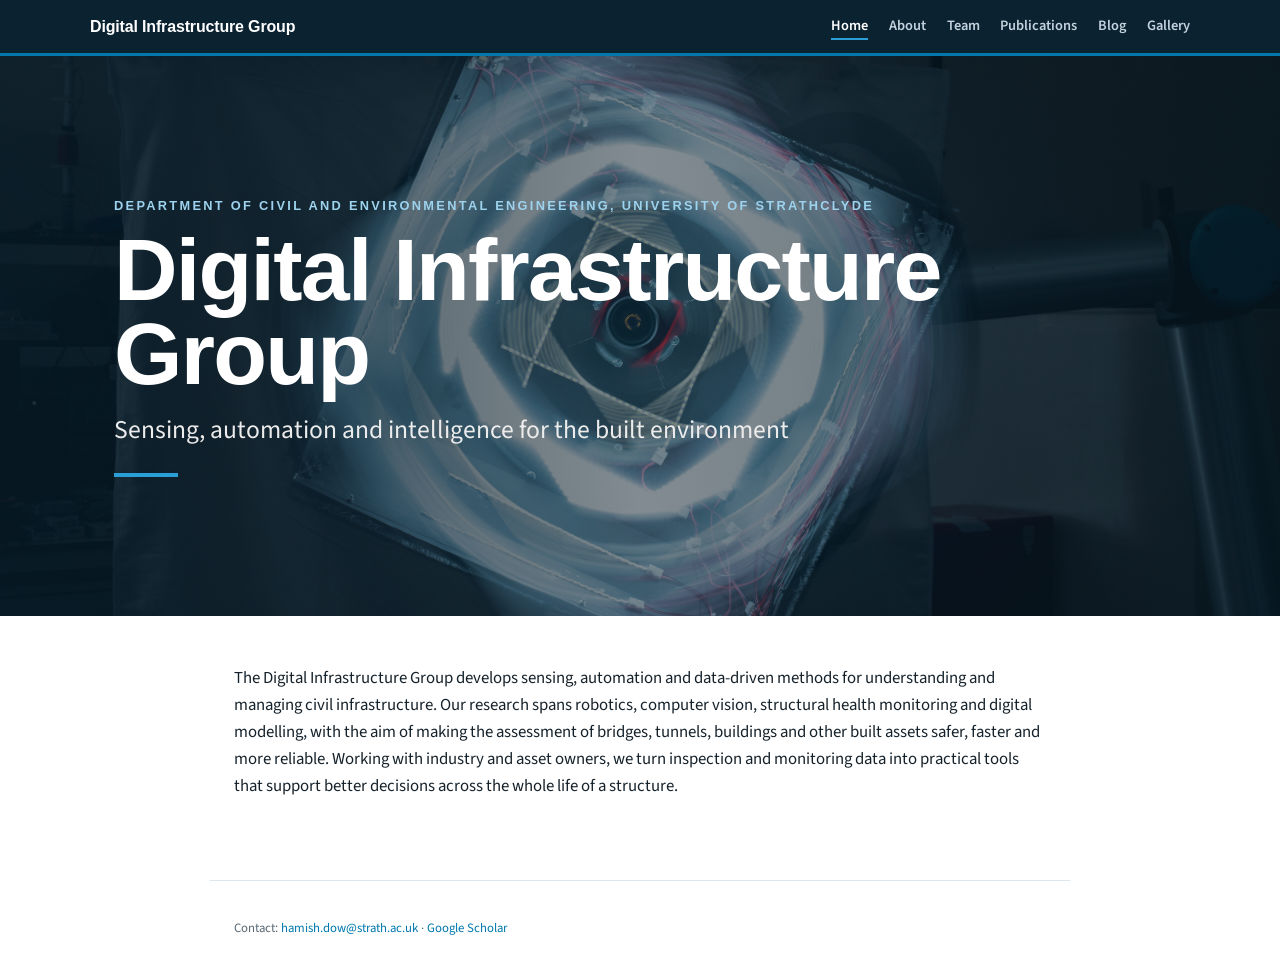
<file: index.html>
<!doctype html>
<html lang="en">
<head>
  <meta charset="utf-8">
  <meta name="viewport" content="width=device-width, initial-scale=1">
  <title>Research Group</title>
  <link rel="stylesheet" href="css/style.css">
</head>
<body>
  <header class="site-header">
    <div class="header-inner">
      <a class="site-name" href="index.html" data-config="group_name">Research Group</a>
      <nav class="site-nav">
        <a href="index.html">Home</a>
        <a href="about.html">About</a>
        <a href="team.html">Team</a>
        <a href="publications.html">Publications</a>
        <a href="blog.html">Blog</a>
        <a href="gallery.html">Gallery</a>
      </nav>
    </div>
  </header>

  <!-- Header image: replace images/headers/home.jpg -->
  <section class="banner banner-home" style="background-image: url('images/headers/home.jpg')">
    <div class="banner-overlay"></div>
    <div class="banner-content">
      <p class="banner-label" data-config="institution"></p>
      <h1 data-config="group_name">Research Group</h1>
      <p class="banner-title" data-config="tagline">Tagline goes here</p>
      <div class="banner-divider"></div>
    </div>
  </section>

  <main>
    <div class="about-block">
      <p data-config="about">About text goes here.</p>
    </div>
  </main>

  <footer class="site-footer">
    <p>Contact: <a data-config="contact_email" data-config-href="contact_mailto" href="#">email</a>
      &middot; <a data-config-href="scholar_url" href="#" target="_blank" rel="noopener">Google Scholar</a>
    </p>
  </footer>

  <script src="js/main.js"></script>
</body>
</html>
</file>
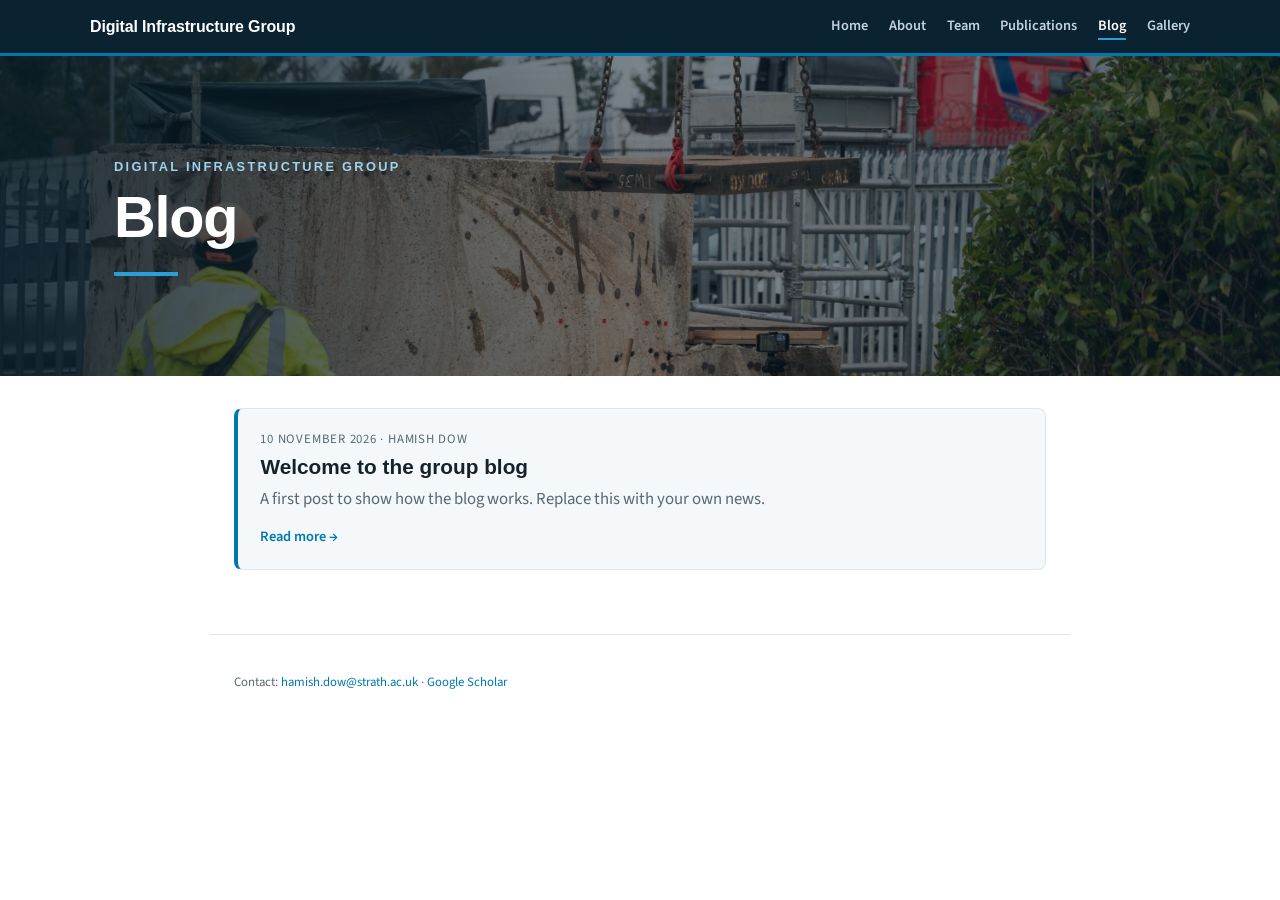
<file: blog.html>
<!doctype html>
<html lang="en">
<head>
  <meta charset="utf-8">
  <meta name="viewport" content="width=device-width, initial-scale=1">
  <title>Blog &middot; Research Group</title>
  <link rel="stylesheet" href="css/style.css">
</head>
<body>
  <header class="site-header">
    <div class="header-inner">
      <a class="site-name" href="index.html" data-config="group_name">Research Group</a>
      <nav class="site-nav">
        <a href="index.html">Home</a>
        <a href="about.html">About</a>
        <a href="team.html">Team</a>
        <a href="publications.html">Publications</a>
        <a href="blog.html">Blog</a>
        <a href="gallery.html">Gallery</a>
      </nav>
    </div>
  </header>

  <!-- Header image: replace images/headers/blog.jpg -->
  <section class="banner" style="background-image: url('images/headers/blog.jpg')">
    <div class="banner-overlay"></div>
    <div class="banner-content">
      <p class="banner-label" data-config="group_name">Research Group</p>
      <h1>Blog</h1>
      <div class="banner-divider"></div>
    </div>
  </section>

  <main>
    <div id="blog-list" class="blog-list">
      <p class="status-msg">Loading posts...</p>
    </div>
  </main>

  <footer class="site-footer">
    <p>Contact: <a data-config="contact_email" data-config-href="contact_mailto" href="#">email</a>
      &middot; <a data-config-href="scholar_url" href="#" target="_blank" rel="noopener">Google Scholar</a>
    </p>
  </footer>

  <script src="js/main.js"></script>
  <script src="js/blog.js"></script>
</body>
</html>
</file>
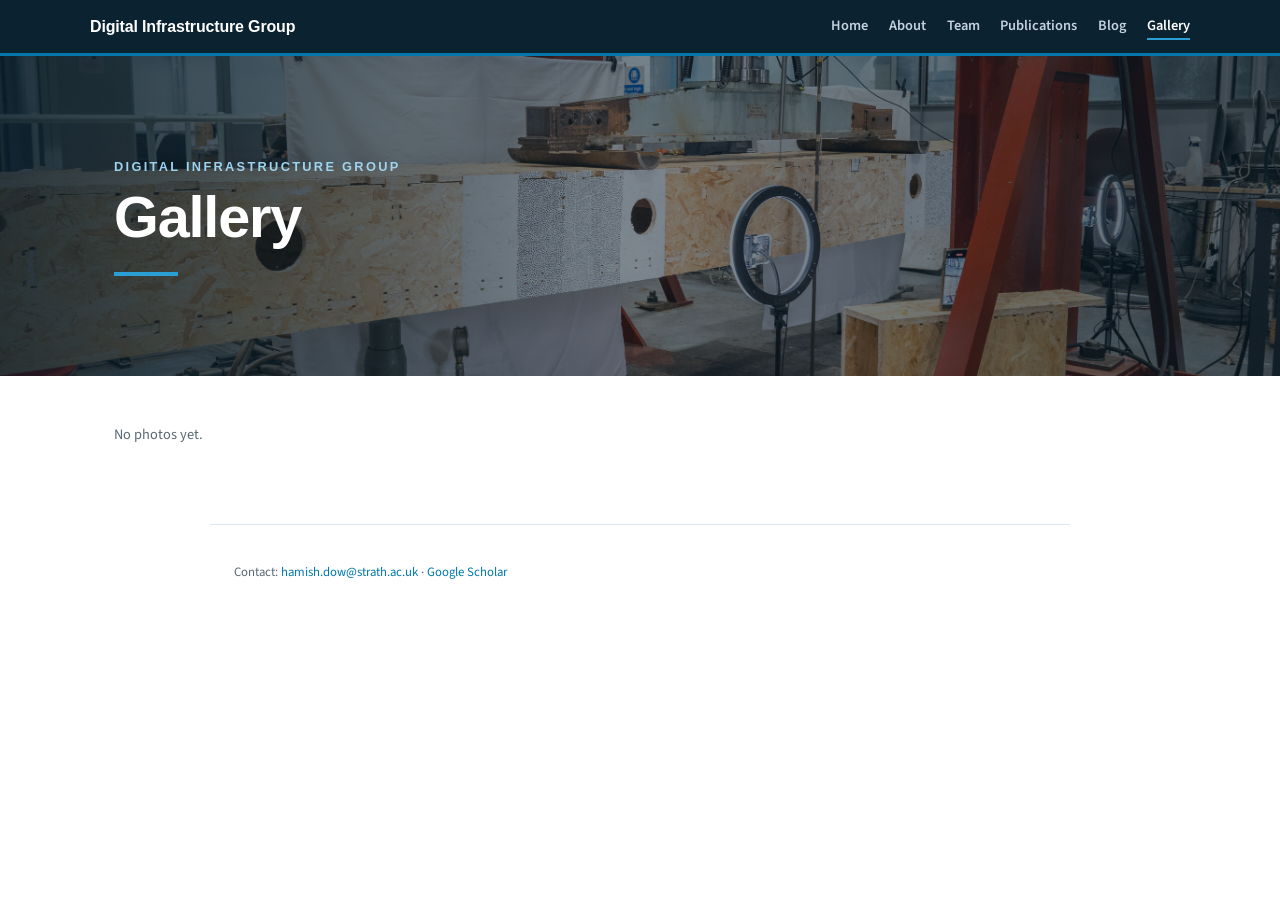
<file: gallery.html>
<!doctype html>
<html lang="en">
<head>
  <meta charset="utf-8">
  <meta name="viewport" content="width=device-width, initial-scale=1">
  <title>Gallery &middot; Research Group</title>
  <link rel="stylesheet" href="css/style.css">
</head>
<body>
  <header class="site-header">
    <div class="header-inner">
      <a class="site-name" href="index.html" data-config="group_name">Research Group</a>
      <nav class="site-nav">
        <a href="index.html">Home</a>
        <a href="about.html">About</a>
        <a href="team.html">Team</a>
        <a href="publications.html">Publications</a>
        <a href="blog.html">Blog</a>
        <a href="gallery.html">Gallery</a>
      </nav>
    </div>
  </header>

  <!-- Header image: replace images/headers/gallery.jpg -->
  <section class="banner" style="background-image: url('images/headers/gallery.jpg')">
    <div class="banner-overlay"></div>
    <div class="banner-content">
      <p class="banner-label" data-config="group_name">Research Group</p>
      <h1>Gallery</h1>
      <div class="banner-divider"></div>
    </div>
  </section>

  <main class="main-wide">
    <div id="gallery-grid" class="gallery-grid">
      <p class="status-msg">Loading photos...</p>
    </div>
  </main>

  <!-- Full-size photo viewer -->
  <div id="lightbox" class="lightbox" hidden>
    <button class="lb-close" aria-label="Close">&times;</button>
    <button class="lb-prev" aria-label="Previous photo">&#8249;</button>
    <figure>
      <img id="lb-img" alt="">
      <figcaption id="lb-caption"></figcaption>
    </figure>
    <button class="lb-next" aria-label="Next photo">&#8250;</button>
  </div>

  <footer class="site-footer">
    <p>Contact: <a data-config="contact_email" data-config-href="contact_mailto" href="#">email</a>
      &middot; <a data-config-href="scholar_url" href="#" target="_blank" rel="noopener">Google Scholar</a>
    </p>
  </footer>

  <script src="js/main.js"></script>
  <script src="js/gallery.js"></script>
</body>
</html>
</file>
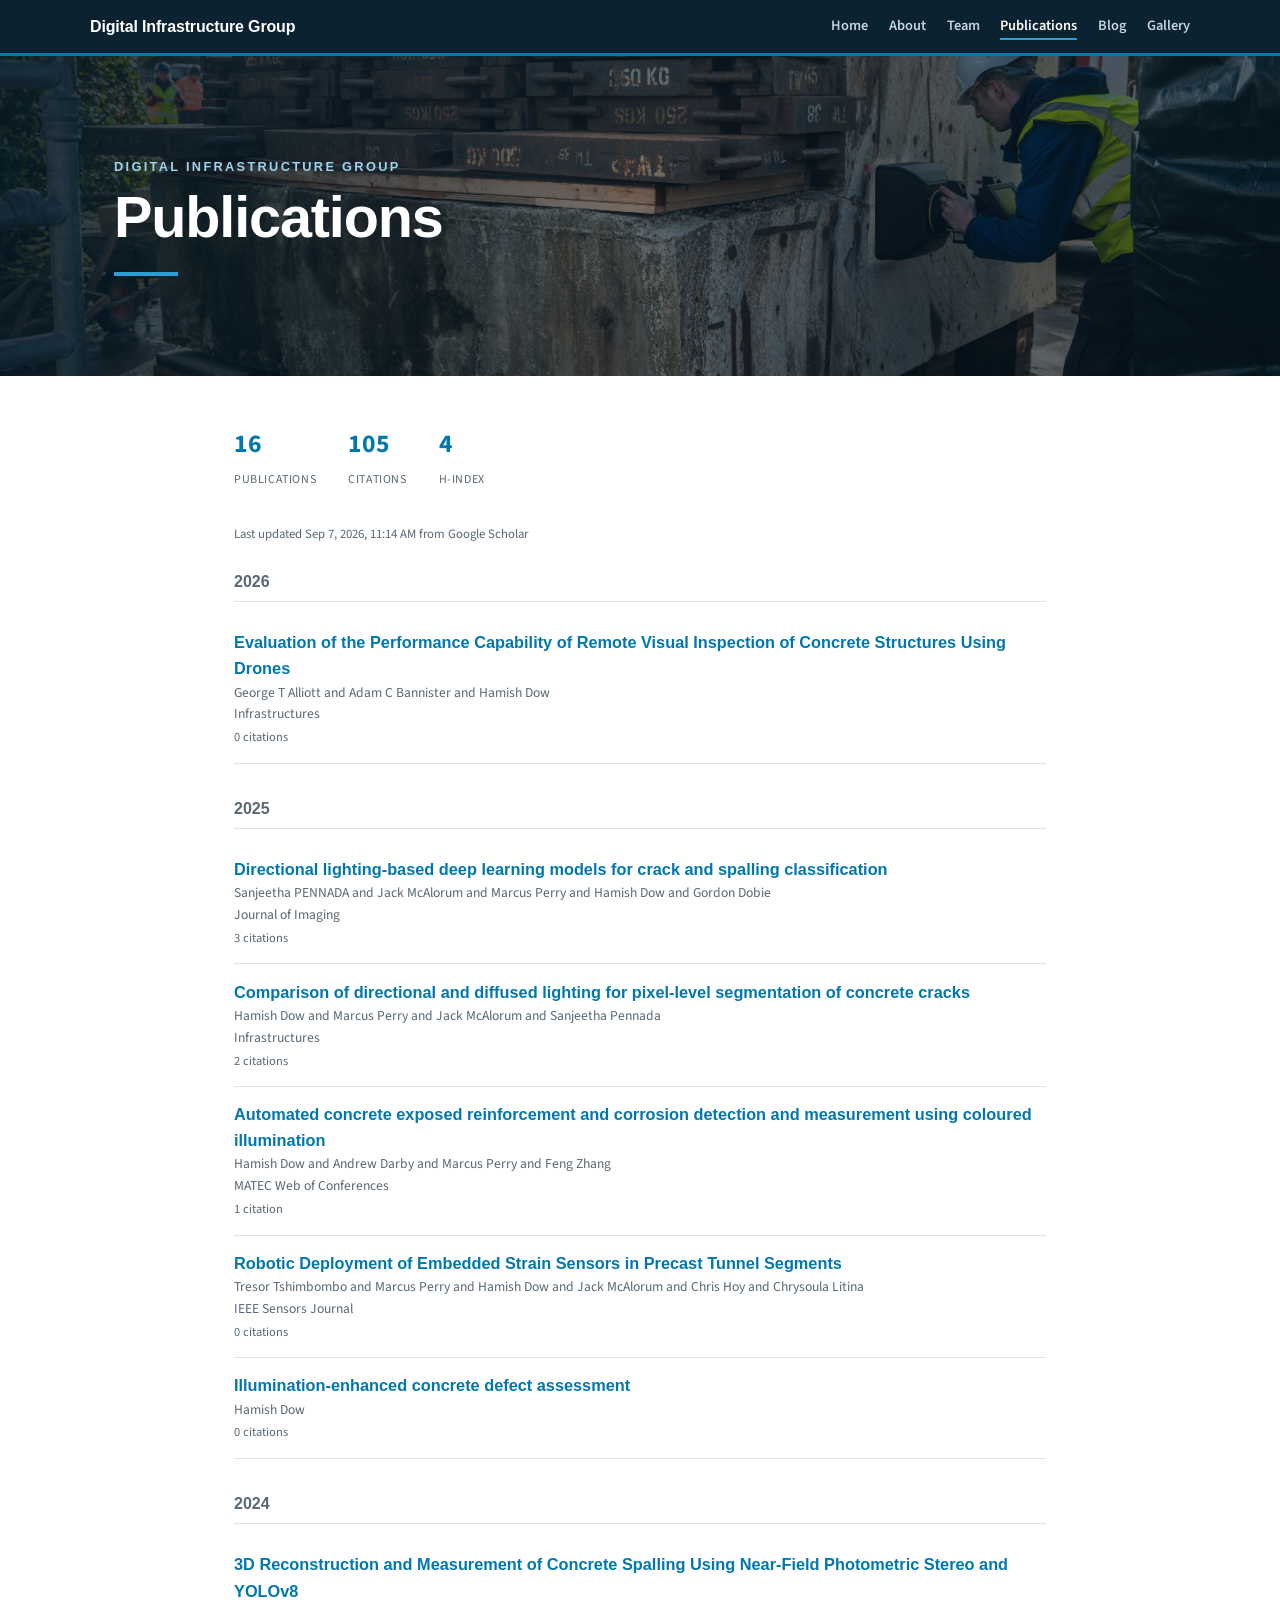
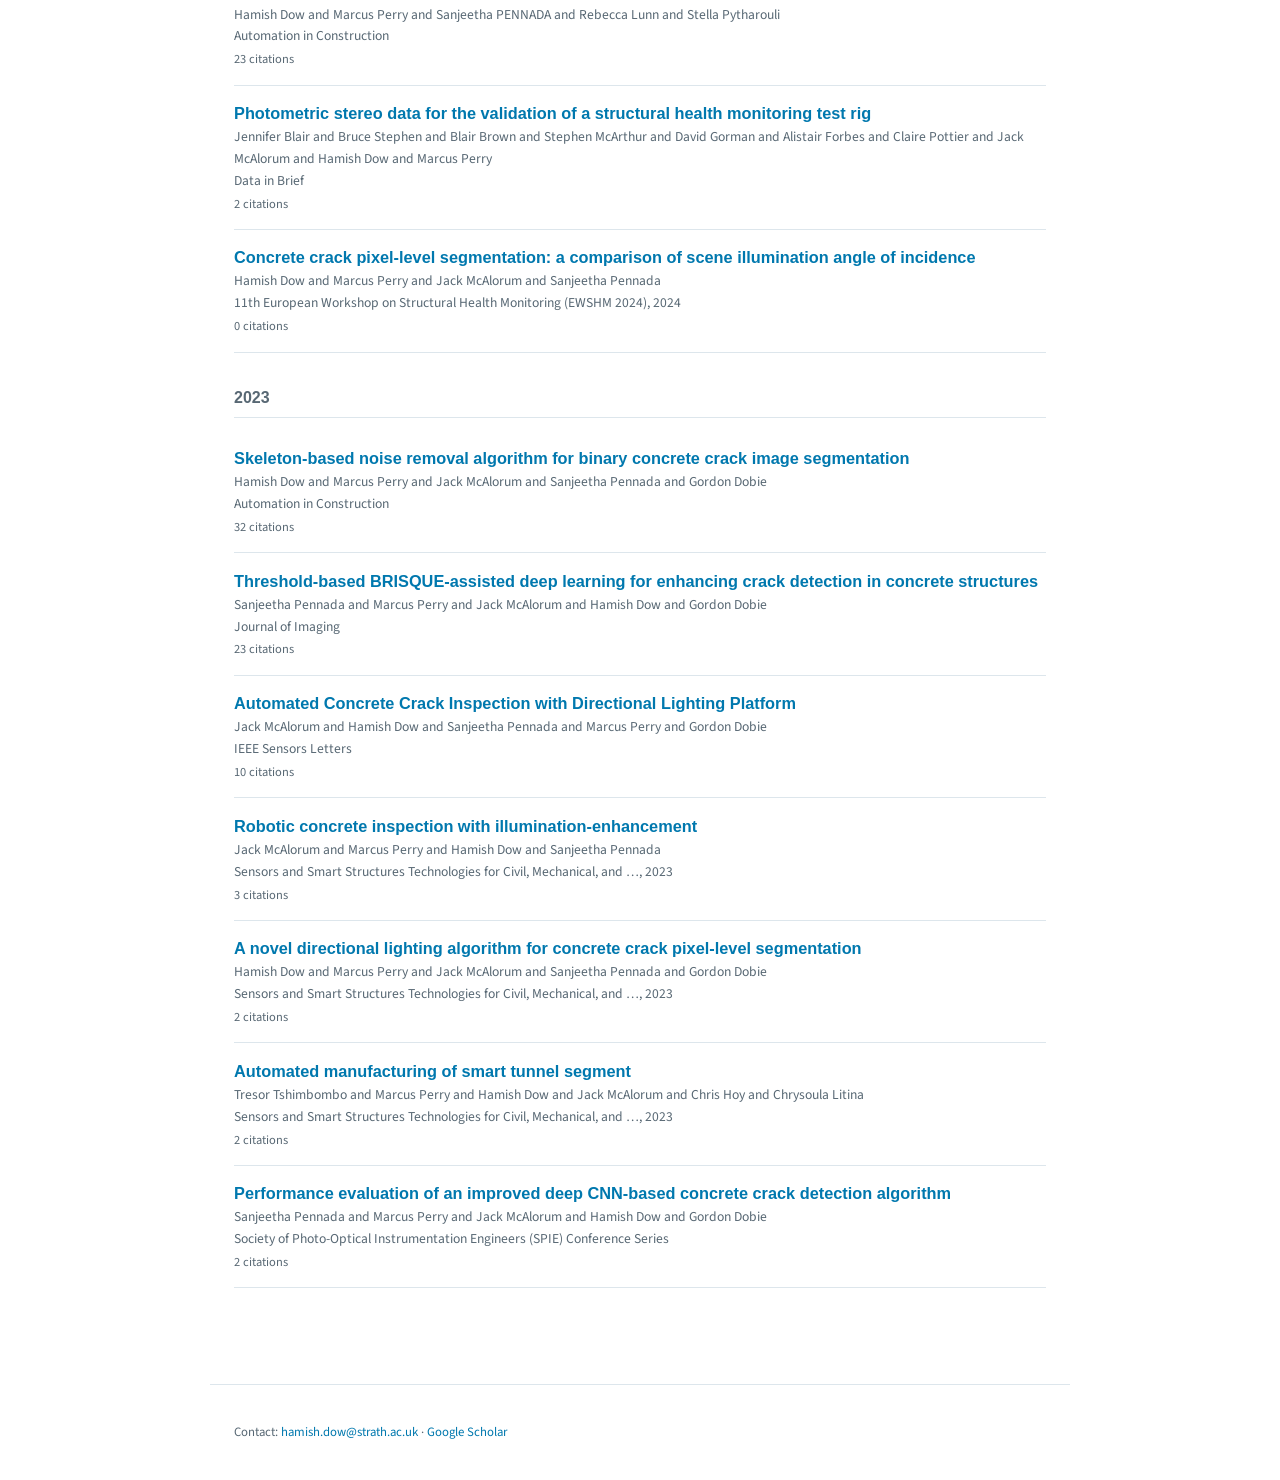
<file: publications.html>
<!doctype html>
<html lang="en">
<head>
  <meta charset="utf-8">
  <meta name="viewport" content="width=device-width, initial-scale=1">
  <title>Publications &middot; Research Group</title>
  <link rel="stylesheet" href="css/style.css">
</head>
<body>
  <header class="site-header">
    <div class="header-inner">
      <a class="site-name" href="index.html" data-config="group_name">Research Group</a>
      <nav class="site-nav">
        <a href="index.html">Home</a>
        <a href="about.html">About</a>
        <a href="team.html">Team</a>
        <a href="publications.html">Publications</a>
        <a href="blog.html">Blog</a>
        <a href="gallery.html">Gallery</a>
      </nav>
    </div>
  </header>

  <!-- Header image: replace images/headers/publications.jpg -->
  <section class="banner" style="background-image: url('images/headers/publications.jpg')">
    <div class="banner-overlay"></div>
    <div class="banner-content">
      <p class="banner-label" data-config="group_name">Research Group</p>
      <h1>Publications</h1>
      <div class="banner-divider"></div>
    </div>
  </section>

  <main>
    <div id="pubs-meta" class="pubs-meta"></div>
    <p id="pubs-updated" class="pubs-updated"></p>
    <div id="pubs-container">
      <p class="status-msg">Loading publications...</p>
    </div>
  </main>

  <footer class="site-footer">
    <p>Contact: <a data-config="contact_email" data-config-href="contact_mailto" href="#">email</a>
      &middot; <a data-config-href="scholar_url" href="#" target="_blank" rel="noopener">Google Scholar</a>
    </p>
  </footer>

  <script src="js/main.js"></script>
  <script src="js/publications.js"></script>
</body>
</html>
</file>
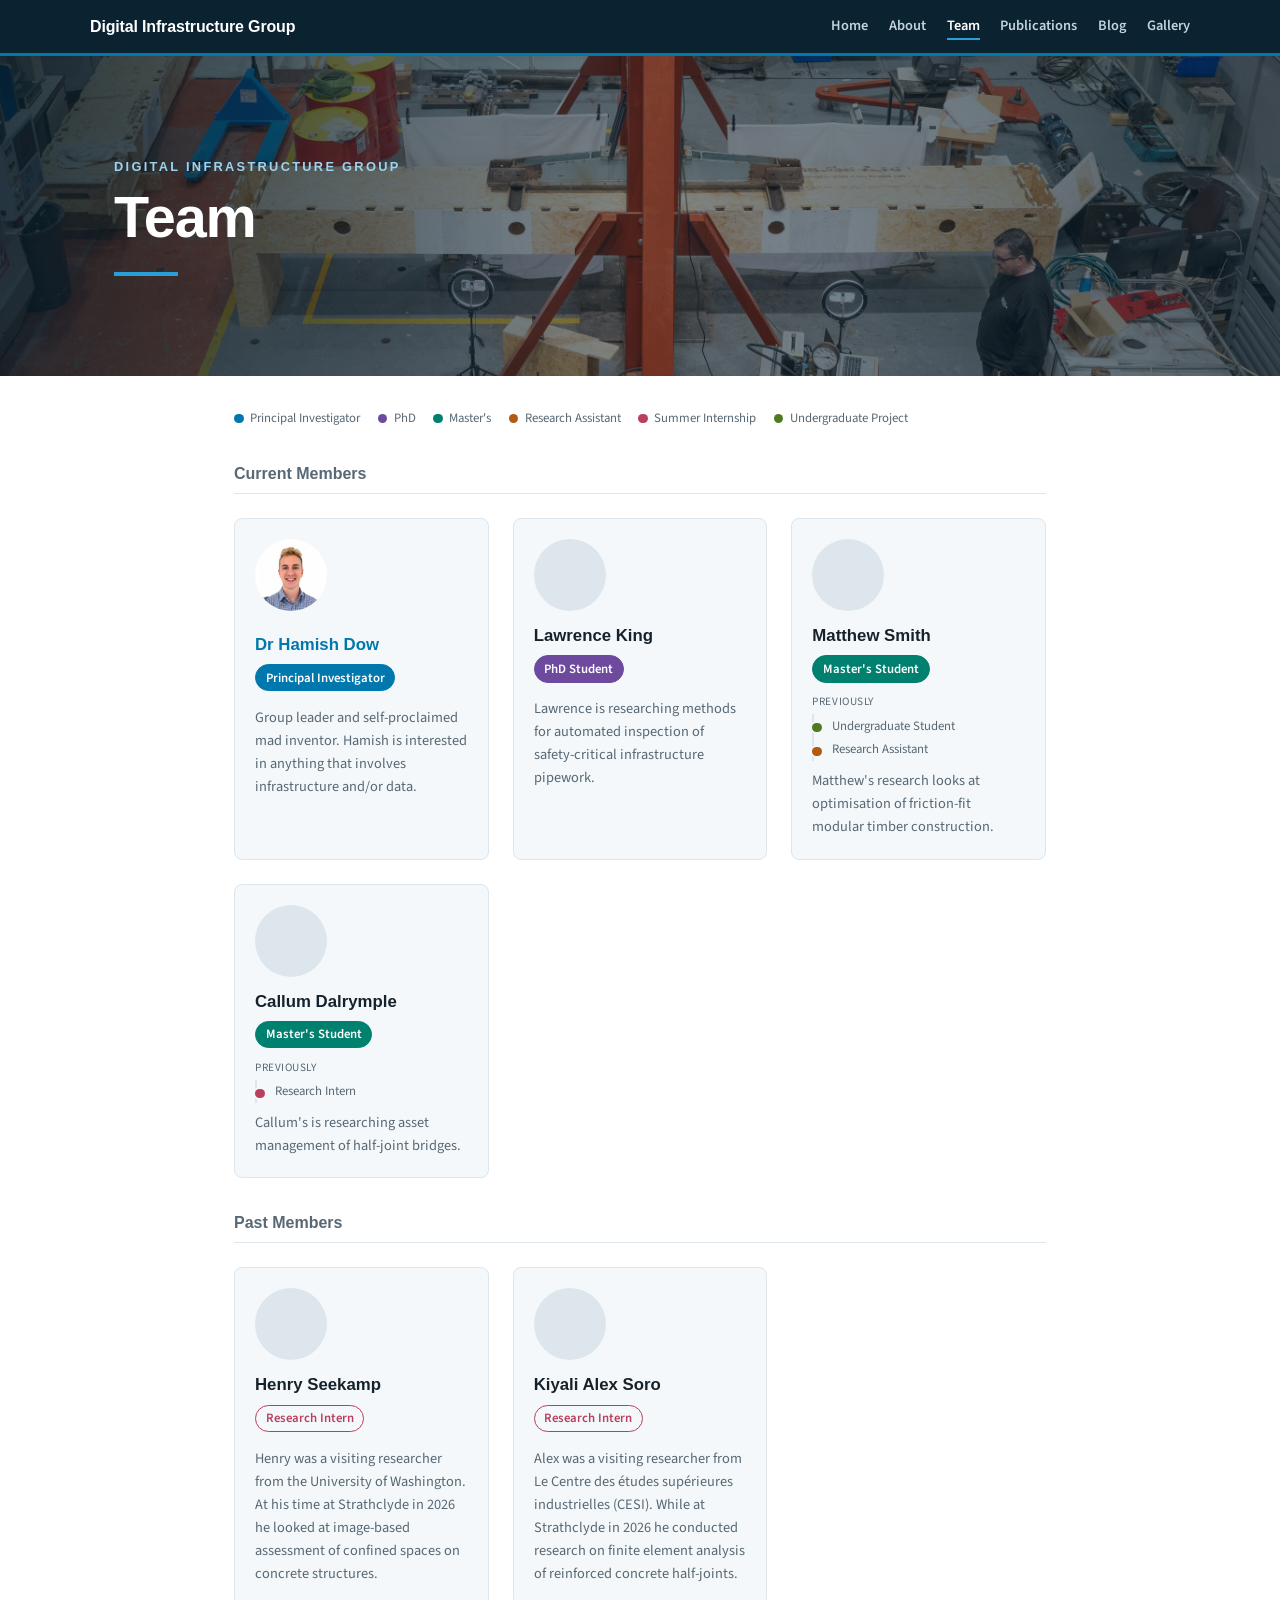
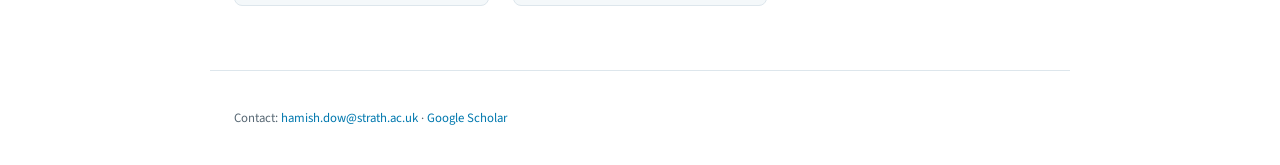
<file: team.html>
<!doctype html>
<html lang="en">
<head>
  <meta charset="utf-8">
  <meta name="viewport" content="width=device-width, initial-scale=1">
  <title>Team &middot; Research Group</title>
  <link rel="stylesheet" href="css/style.css">
</head>
<body>
  <header class="site-header">
    <div class="header-inner">
      <a class="site-name" href="index.html" data-config="group_name">Research Group</a>
      <nav class="site-nav">
        <a href="index.html">Home</a>
        <a href="about.html">About</a>
        <a href="team.html">Team</a>
        <a href="publications.html">Publications</a>
        <a href="blog.html">Blog</a>
        <a href="gallery.html">Gallery</a>
      </nav>
    </div>
  </header>

  <!-- Header image: replace images/headers/team.jpg -->
  <section class="banner" style="background-image: url('images/headers/team.jpg')">
    <div class="banner-overlay"></div>
    <div class="banner-content">
      <p class="banner-label" data-config="group_name">Research Group</p>
      <h1>Team</h1>
      <div class="banner-divider"></div>
    </div>
  </section>

  <main>
    <p id="team-status-msg" class="status-msg">Loading team...</p>

    <div id="role-legend" class="role-legend" hidden></div>

    <section id="team-section-current" class="team-section" hidden>
      <h2>Current Members</h2>
      <div id="team-grid-current" class="team-grid"></div>
    </section>

    <section id="team-section-past" class="team-section" hidden>
      <h2>Past Members</h2>
      <div id="team-grid-past" class="team-grid"></div>
    </section>
  </main>

  <footer class="site-footer">
    <p>Contact: <a data-config="contact_email" data-config-href="contact_mailto" href="#">email</a>
      &middot; <a data-config-href="scholar_url" href="#" target="_blank" rel="noopener">Google Scholar</a>
    </p>
  </footer>

  <script src="js/main.js"></script>
  <script src="js/team.js"></script>
</body>
</html>
</file>
<file: css/style.css>
/* Body font: Source Sans 3 (very legible, loaded from Google Fonts) */
@import url("https://fonts.googleapis.com/css2?family=Source+Sans+3:ital,wght@0,400;0,600;0,700;1,400&display=swap");

:root {
  /* Titles use Helvetica; body text uses Source Sans 3 */
  --font-title: "Helvetica Neue", Helvetica, Arial, sans-serif;
  --font-body: "Source Sans 3", "Helvetica Neue", Arial, sans-serif;
  /* Brand: Pantone 307 (#0078ae) and tints/shades built around it */
  --brand: #0078ae;        /* Pantone 307 */
  --brand-bright: #2a9fd6; /* lighter 307, for use on dark backgrounds */
  --brand-pale: #9dd3ee;   /* very light 307, small text on dark */
  --brand-navy: #0b2231;   /* deep 307 shade, nav bar */
  --brand-ink: #0d2a3a;    /* banner fallback / overlay tone */

  --bg: #ffffff;
  --fg: #16222b;
  --muted: #586874;
  --accent: var(--brand);
  --border: #dde6ec;
  --card-bg: #f4f8fa;
  --max-width: 860px;
}

@media (prefers-color-scheme: dark) {
  :root {
    --bg: #0e161c;
    --fg: #e8eef2;
    --muted: #9aaab5;
    --accent: #4fb3e3;
    --border: #22323d;
    --card-bg: #142029;
  }
}

* {
  box-sizing: border-box;
}

body {
  margin: 0;
  font-family: var(--font-body);
  font-size: 1.05rem;
  background: var(--bg);
  color: var(--fg);
  line-height: 1.6;
}

h1, h2, h3, h4,
.site-name,
.banner-label,
.pub-title {
  font-family: var(--font-title);
}

a {
  color: var(--accent);
  text-decoration: none;
}

a:hover {
  text-decoration: underline;
}

/* ---- Top navigation bar ---- */
header.site-header {
  position: sticky;
  top: 0;
  z-index: 10;
  background: var(--brand-navy);
  border-bottom: 3px solid var(--brand);
  padding: 0.85rem 1.5rem;
  font-family: var(--font-body);
}

header.site-header .header-inner {
  max-width: 1100px;
  margin: 0 auto;
  display: flex;
  flex-wrap: wrap;
  align-items: center;
  justify-content: space-between;
  gap: 0.5rem 1.5rem;
}

header.site-header .site-name {
  color: #ffffff;
  font-weight: 700;
  font-size: 1rem;
  letter-spacing: -0.01em;
}

nav.site-nav {
  font-size: 0.9rem;
  display: flex;
  flex-wrap: wrap;
  gap: 0.25rem 1.3rem;
}

nav.site-nav a {
  color: #c3d3de;
  font-weight: 600;
}

nav.site-nav a:hover {
  color: #ffffff;
  text-decoration: none;
}

nav.site-nav a.active {
  color: #ffffff;
  box-shadow: inset 0 -2px 0 var(--brand-bright);
  padding-bottom: 0.2rem;
}

/* ---- Full-width photo banner ----
   Images live in images/headers/ and are set per page in the HTML.
   If an image is missing, the dark background shows instead. */
.banner {
  position: relative;
  width: 100%;
  height: min(320px, 45vh);
  min-height: 240px;
  overflow: hidden;
  background-color: var(--brand-ink);
  background-size: cover;
  background-position: center;
  font-family: var(--font-body);
}

.banner.banner-home {
  height: min(560px, 70vh);
  min-height: 400px;
}

.banner-overlay {
  position: absolute;
  inset: 0;
  background: linear-gradient(
    90deg,
    rgba(6, 26, 38, 0.85) 0%,
    rgba(6, 26, 38, 0.5) 50%,
    rgba(6, 26, 38, 0.65) 100%
  );
}

.banner-content {
  position: relative;
  z-index: 1;
  width: min(1100px, 100%);
  height: 100%;
  margin: 0 auto;
  padding: 0 1.5rem;
  display: flex;
  flex-direction: column;
  justify-content: center;
  align-items: flex-start;
}

.banner-label {
  margin: 0 0 0.75rem;
  color: var(--brand-pale);
  font-size: 0.8rem;
  font-weight: 700;
  letter-spacing: 0.18em;
  text-transform: uppercase;
}

.banner-label:empty {
  display: none;
}

.banner h1 {
  margin: 0;
  color: #ffffff;
  font-size: clamp(2.2rem, 6vw, 3.6rem);
  line-height: 1;
  font-weight: 700;
  letter-spacing: -0.02em;
}

.banner.banner-home h1 {
  font-size: clamp(2.8rem, 8vw, 5.5rem);
  line-height: 0.95;
}

.banner-title {
  max-width: 750px;
  margin: 1.1rem 0 0;
  color: #ececec;
  font-size: clamp(1.05rem, 2.2vw, 1.6rem);
  line-height: 1.35;
  font-weight: 400;
}

.banner-divider {
  width: 64px;
  height: 4px;
  margin-top: 1.6rem;
  background: var(--brand-bright);
}

main {
  max-width: var(--max-width);
  margin: 0 auto;
  padding: 2rem 1.5rem 4rem;
}

footer.site-footer {
  max-width: var(--max-width);
  margin: 0 auto;
  padding: 1.5rem;
  color: var(--muted);
  font-size: 0.8rem;
  font-family: var(--font-body);
  border-top: 1px solid var(--border);
}

.about-block p {
  font-size: 1.05rem;
}

.team-section {
  margin-top: 2rem;
}

.team-section h2 {
  font-family: var(--font-title);
  font-size: 1rem;
  color: var(--muted);
  border-bottom: 1px solid var(--border);
  padding-bottom: 0.4rem;
}

.team-grid {
  display: grid;
  grid-template-columns: repeat(auto-fill, minmax(220px, 1fr));
  gap: 1.5rem;
  margin-top: 1.5rem;
  font-family: var(--font-body);
}

.team-card {
  background: var(--card-bg);
  border: 1px solid var(--border);
  border-radius: 8px;
  padding: 1.25rem;
}

.team-card .photo {
  width: 72px;
  height: 72px;
  border-radius: 50%;
  background: var(--border);
  margin-bottom: 0.75rem;
  object-fit: cover;
}

.team-card h3 {
  margin: 0 0 0.15rem;
  font-size: 1.05rem;
}

.team-card .role {
  color: var(--accent);
  font-size: 0.85rem;
  font-weight: 600;
  margin-bottom: 0.5rem;
}

/* ---- Role colours ---- */
:root {
  /* Built around Pantone 307: blues/teals next to it on the colour wheel,
     plus muted warm tones (its complement) so each role is still distinct. */
  --role-pi: #0078ae;      /* Pantone 307 */
  --role-postdoc: #3d4ea6; /* indigo */
  --role-phd: #6e4a9e;     /* violet */
  --role-masters: #00806f; /* teal */
  --role-ra: #b05a12;      /* burnt orange (complement of 307) */
  --role-intern: #b8405e;  /* rose */
  --role-ug: #507a22;      /* moss green */
  --role-other: #586874;
  --role-on: #ffffff; /* text on a solid role pill */
}

@media (prefers-color-scheme: dark) {
  :root {
    --role-pi: #4fb3e3;
    --role-postdoc: #8e9cf0;
    --role-phd: #bb9be3;
    --role-masters: #4fcdb8;
    --role-ra: #f0a560;
    --role-intern: #f08ea6;
    --role-ug: #a4d16b;
    --role-other: #9aaab5;
    --role-on: #0e161c;
  }
}

.role-pi      { --c: var(--role-pi); }
.role-postdoc { --c: var(--role-postdoc); }
.role-phd     { --c: var(--role-phd); }
.role-masters { --c: var(--role-masters); }
.role-ra      { --c: var(--role-ra); }
.role-intern  { --c: var(--role-intern); }
.role-ug      { --c: var(--role-ug); }
.role-other   { --c: var(--role-other); }

/* Current / latest role: solid pill */
.role-tag {
  display: inline-block;
  background: var(--c);
  color: var(--role-on);
  border: 1px solid var(--c);
  font-size: 0.8rem;
  font-weight: 600;
  padding: 0.15rem 0.6rem;
  border-radius: 999px;
  margin: 0.2rem 0 0.4rem;
}

/* Past members: their final role as an outlined pill */
.role-tag.role-tag-past {
  background: transparent;
  color: var(--c);
}

.role-years {
  font-weight: 400;
  opacity: 0.85;
  margin-left: 0.4rem;
}

/* Previous roles: small coloured timeline */
.role-history {
  margin: 0.25rem 0 0.5rem;
}

.role-history-label {
  font-size: 0.7rem;
  text-transform: uppercase;
  letter-spacing: 0.05em;
  color: var(--muted);
  margin-bottom: 0.2rem;
}

.role-history ul {
  list-style: none;
  margin: 0;
  padding: 0 0 0 0.3rem;
  border-left: 2px solid var(--border);
}

.role-history li {
  position: relative;
  font-size: 0.8rem;
  color: var(--muted);
  padding: 0.1rem 0 0.1rem 0.8rem;
}

.role-history li .role-dot {
  position: absolute;
  left: -0.42rem;
  top: 0.55rem;
}

.role-history .role-years {
  opacity: 0.75;
}

.role-dot {
  display: inline-block;
  width: 0.6rem;
  height: 0.6rem;
  border-radius: 50%;
  background: var(--c);
  box-shadow: 0 0 0 2px var(--card-bg);
}

/* Legend at top of the team page */
.role-legend ul {
  list-style: none;
  display: flex;
  flex-wrap: wrap;
  gap: 0.4rem 1.1rem;
  margin: 0;
  padding: 0;
  font-family: var(--font-body);
  font-size: 0.8rem;
  color: var(--muted);
}

.role-legend li {
  display: flex;
  align-items: center;
  gap: 0.4rem;
}

.role-legend .role-dot {
  box-shadow: none;
}

.team-card p {
  font-size: 0.9rem;
  color: var(--muted);
  margin: 0.5rem 0 0;
}

.pubs-meta {
  display: flex;
  gap: 2rem;
  margin: 1rem 0 2rem;
  font-family: var(--font-body);
}

.pubs-meta .stat {
  text-align: left;
}

.pubs-meta .stat .value {
  font-size: 1.6rem;
  font-weight: 700;
  color: var(--accent);
  display: block;
}

.pubs-meta .stat .label {
  font-size: 0.75rem;
  color: var(--muted);
  text-transform: uppercase;
  letter-spacing: 0.05em;
}

.pubs-updated {
  font-family: var(--font-body);
  font-size: 0.8rem;
  color: var(--muted);
  margin-bottom: 1.5rem;
}

.pub-year-group {
  margin-bottom: 2rem;
}

.pub-year-group h2 {
  font-family: var(--font-title);
  font-size: 1rem;
  color: var(--muted);
  border-bottom: 1px solid var(--border);
  padding-bottom: 0.4rem;
}

.pub-item {
  padding: 0.9rem 0;
  border-bottom: 1px solid var(--border);
}

.pub-item .pub-title {
  font-weight: 600;
  font-size: 1.02rem;
}

.pub-item .pub-authors,
.pub-item .pub-venue {
  font-family: var(--font-body);
  font-size: 0.85rem;
  color: var(--muted);
}

.pub-item .pub-citations {
  font-family: var(--font-body);
  font-size: 0.78rem;
  color: var(--muted);
  margin-top: 0.2rem;
}

.status-msg {
  font-family: var(--font-body);
  color: var(--muted);
  font-size: 0.9rem;
}

/* ---- Long-form text (About page, blog posts) ---- */
.prose {
  max-width: 700px;
  font-size: 1.1rem;
  line-height: 1.7;
}

.prose h2 {
  font-size: 1.5rem;
  margin: 2.2rem 0 0.6rem;
  letter-spacing: -0.01em;
}

.prose h2:first-child {
  margin-top: 0;
}

.prose h2::after {
  content: "";
  display: block;
  width: 40px;
  height: 3px;
  margin-top: 0.5rem;
  background: var(--accent);
}

.prose h3 {
  font-size: 1.2rem;
  margin: 1.8rem 0 0.4rem;
}

.prose p,
.prose ul,
.prose ol {
  margin: 0 0 1.1rem;
}

.prose li {
  margin-bottom: 0.3rem;
}

.prose img {
  display: block;
  border-radius: 6px;
  margin: 1.5rem 0;
}

.prose blockquote {
  margin: 1.5rem 0;
  padding: 0.2rem 0 0.2rem 1.1rem;
  border-left: 3px solid var(--accent);
  color: var(--muted);
}

.prose code {
  background: var(--card-bg);
  border: 1px solid var(--border);
  border-radius: 4px;
  padding: 0.05rem 0.3rem;
  font-size: 0.9em;
}

.post-back {
  margin-top: 2.5rem;
  font-weight: 600;
}

/* ---- Blog list ---- */
.blog-list {
  display: flex;
  flex-direction: column;
  gap: 1.25rem;
}

.post-card {
  display: flex;
  gap: 1.25rem;
  background: var(--card-bg);
  border: 1px solid var(--border);
  border-left: 4px solid var(--accent);
  border-radius: 8px;
  overflow: hidden;
  color: var(--fg);
  transition: transform 0.15s ease, box-shadow 0.15s ease;
}

.post-card:hover {
  text-decoration: none;
  transform: translateY(-2px);
  box-shadow: 0 6px 18px rgba(0, 60, 90, 0.12);
}

.post-card-img {
  width: 220px;
  flex-shrink: 0;
  object-fit: cover;
}

.post-card-body {
  padding: 1.2rem 1.4rem;
}

/* With a thumbnail, the gap already separates image and text */
.post-card-img + .post-card-body {
  padding-left: 0;
}

.post-meta {
  font-size: 0.8rem;
  color: var(--muted);
  text-transform: uppercase;
  letter-spacing: 0.06em;
}

.post-card h2 {
  font-size: 1.3rem;
  margin: 0.3rem 0 0.4rem;
  line-height: 1.25;
}

.post-card p {
  margin: 0 0 0.6rem;
  color: var(--muted);
}

.post-more {
  color: var(--accent);
  font-weight: 600;
  font-size: 0.9rem;
}

@media (max-width: 600px) {
  .post-card {
    flex-direction: column;
    gap: 0;
  }
  .post-card-img {
    width: 100%;
    height: 180px;
  }
  .post-card-body,
  .post-card-img + .post-card-body {
    padding: 1rem 1.2rem;
  }
}

/* ---- Gallery ---- */
main.main-wide {
  max-width: 1100px;
}

.gallery-grid {
  display: grid;
  grid-template-columns: repeat(auto-fill, minmax(240px, 1fr));
  gap: 0.75rem;
}

.gallery-item {
  position: relative;
  display: block;
  aspect-ratio: 4 / 3;
  padding: 0;
  border: 0;
  border-radius: 6px;
  overflow: hidden;
  cursor: zoom-in;
  background: var(--card-bg);
}

.gallery-item img {
  width: 100%;
  height: 100%;
  object-fit: cover;
  transition: transform 0.3s ease;
}

.gallery-item:hover img,
.gallery-item:focus-visible img {
  transform: scale(1.04);
}

.gallery-item:focus-visible {
  outline: 3px solid var(--accent);
  outline-offset: 2px;
}

.gallery-caption {
  position: absolute;
  left: 0;
  right: 0;
  bottom: 0;
  padding: 1.6rem 0.8rem 0.6rem;
  background: linear-gradient(transparent, rgba(6, 26, 38, 0.85));
  color: #ffffff;
  font-family: var(--font-body);
  font-size: 0.85rem;
  text-align: left;
  opacity: 0;
  transition: opacity 0.2s ease;
}

.gallery-item:hover .gallery-caption,
.gallery-item:focus-visible .gallery-caption {
  opacity: 1;
}

/* Full-size viewer */
.lightbox {
  position: fixed;
  inset: 0;
  z-index: 100;
  display: flex;
  align-items: center;
  justify-content: center;
  background: rgba(6, 18, 26, 0.94);
  padding: 1rem;
}

.lightbox[hidden] {
  display: none;
}

.lightbox figure {
  margin: 0;
  max-width: min(1200px, 100%);
  text-align: center;
}

.lightbox img {
  max-width: 100%;
  max-height: 82vh;
  border-radius: 4px;
}

.lightbox figcaption {
  margin-top: 0.75rem;
  color: #e8eef2;
  font-size: 0.95rem;
}

.lightbox button {
  position: absolute;
  background: rgba(255, 255, 255, 0.08);
  color: #ffffff;
  border: 0;
  border-radius: 50%;
  width: 2.8rem;
  height: 2.8rem;
  font-size: 1.8rem;
  line-height: 1;
  cursor: pointer;
}

.lightbox button:hover {
  background: var(--brand);
}

.lb-close { top: 1rem; right: 1rem; }
.lb-prev  { left: 1rem; top: 50%; transform: translateY(-50%); }
.lb-next  { right: 1rem; top: 50%; transform: translateY(-50%); }
</file>
